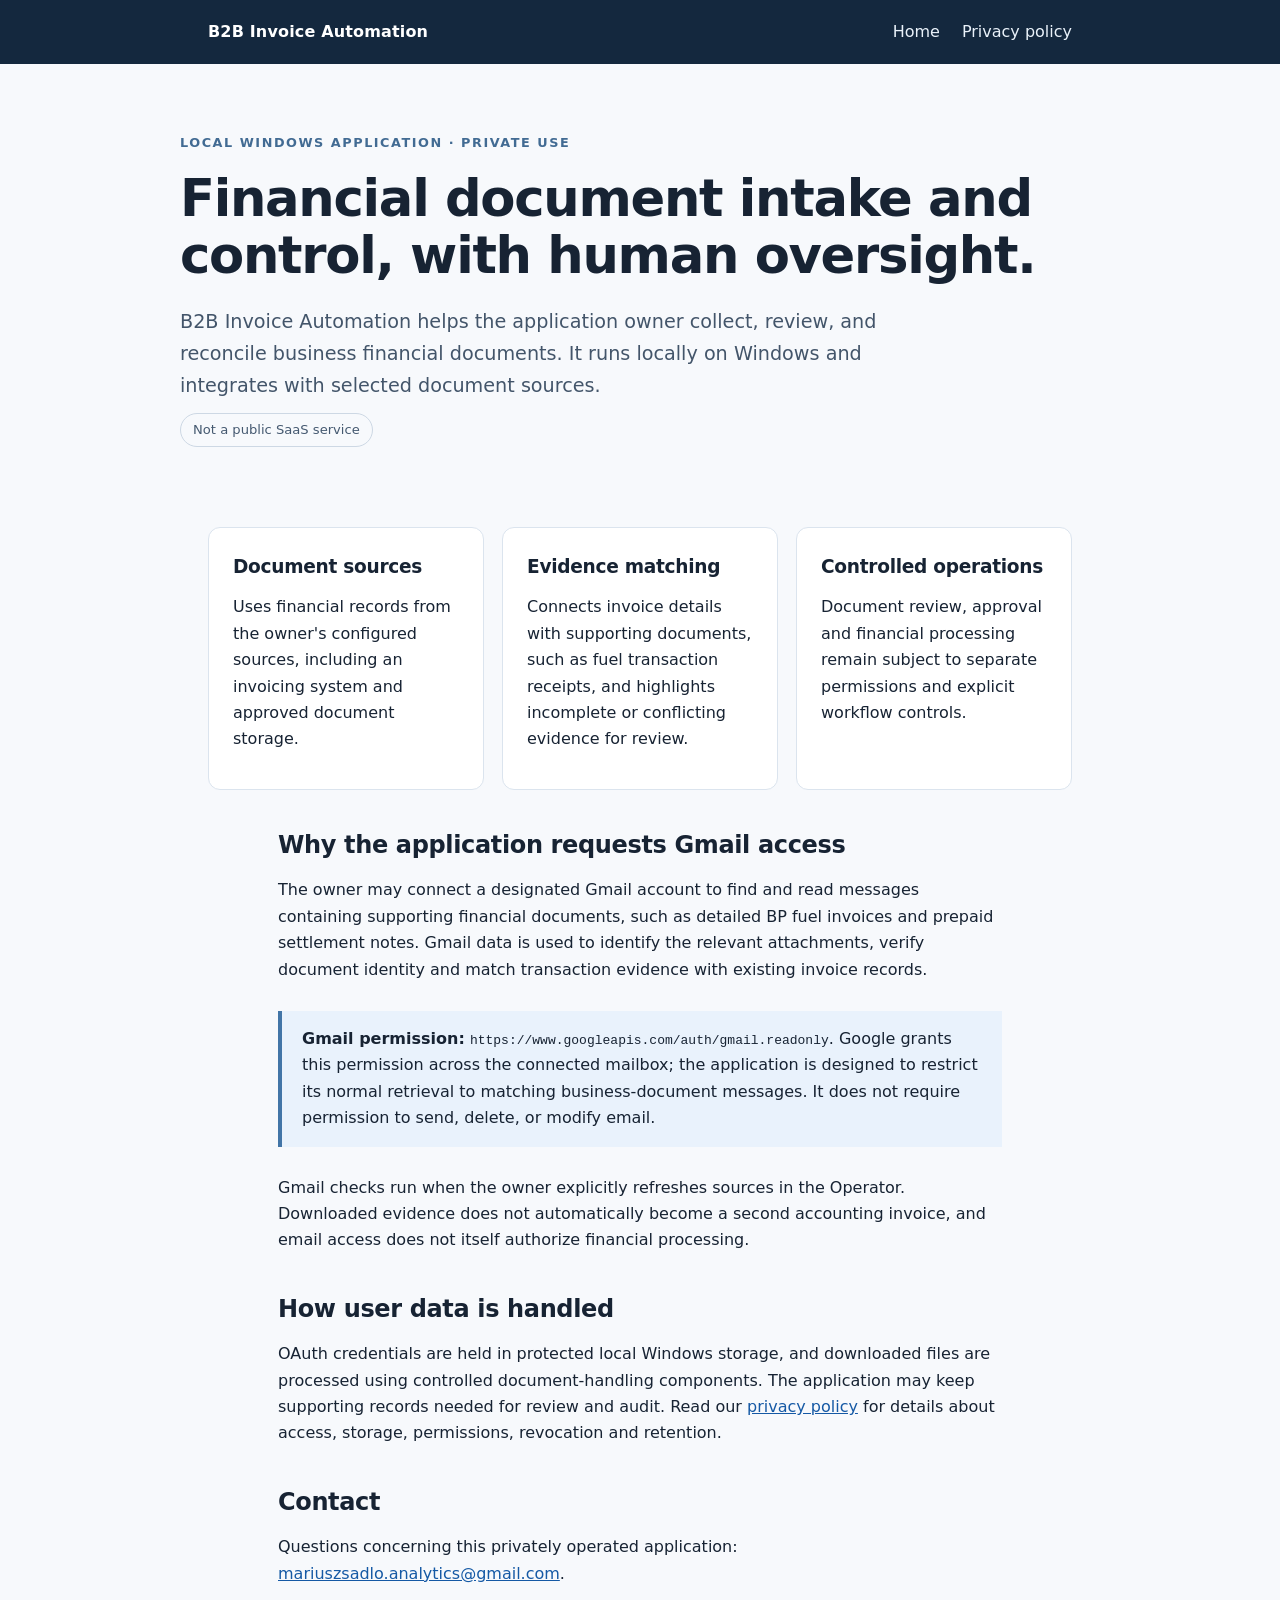
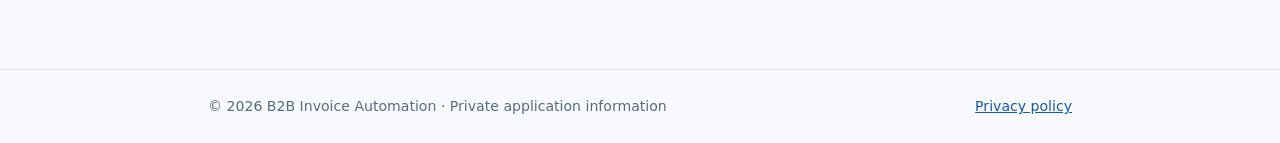
<file: index.html>
<!doctype html>
<html lang="en"><head><meta charset="utf-8"><meta name="viewport" content="width=device-width,initial-scale=1"><meta name="description" content="B2B Invoice Automation is a locally operated Windows application for financial document intake, evidence matching, and controlled review."><title>B2B Invoice Automation — Application Information</title><link rel="stylesheet" href="./styles.css"></head>
<body><header class="top"><div class="wrap"><div class="brand">B2B Invoice Automation</div><nav aria-label="Main navigation"><a href="./">Home</a><a href="./privacy/">Privacy policy</a></nav></div></header>
<main><section class="wrap hero"><div class="eyebrow">Local Windows application · Private use</div><h1>Financial document intake and control, with human oversight.</h1><p class="lead">B2B Invoice Automation helps the application owner collect, review, and reconcile business financial documents. It runs locally on Windows and integrates with selected document sources.</p><span class="pill">Not a public SaaS service</span></section>
<section class="wrap"><div class="cards"><article class="card"><h2>Document sources</h2><p>Uses financial records from the owner's configured sources, including an invoicing system and approved document storage.</p></article><article class="card"><h2>Evidence matching</h2><p>Connects invoice details with supporting documents, such as fuel transaction receipts, and highlights incomplete or conflicting evidence for review.</p></article><article class="card"><h2>Controlled operations</h2><p>Document review, approval and financial processing remain subject to separate permissions and explicit workflow controls.</p></article></div></section>
<section class="wrap content"><h2>Why the application requests Gmail access</h2><p>The owner may connect a designated Gmail account to find and read messages containing supporting financial documents, such as detailed BP fuel invoices and prepaid settlement notes. Gmail data is used to identify the relevant attachments, verify document identity and match transaction evidence with existing invoice records.</p><div class="notice"><strong>Gmail permission:</strong> <code>https://www.googleapis.com/auth/gmail.readonly</code>. Google grants this permission across the connected mailbox; the application is designed to restrict its normal retrieval to matching business-document messages. It does not require permission to send, delete, or modify email.</div><p>Gmail checks run when the owner explicitly refreshes sources in the Operator. Downloaded evidence does not automatically become a second accounting invoice, and email access does not itself authorize financial processing.</p><h2>How user data is handled</h2><p>OAuth credentials are held in protected local Windows storage, and downloaded files are processed using controlled document-handling components. The application may keep supporting records needed for review and audit. Read our <a href="./privacy/">privacy policy</a> for details about access, storage, permissions, revocation and retention.</p><h2>Contact</h2><p>Questions concerning this privately operated application: <a href="mailto:mariuszsadlo.analytics@gmail.com">mariuszsadlo.analytics@gmail.com</a>.</p></section></main>
<footer><div class="wrap"><span>© 2026 B2B Invoice Automation · Private application information</span><a href="./privacy/">Privacy policy</a></div></footer></body></html>
</file>
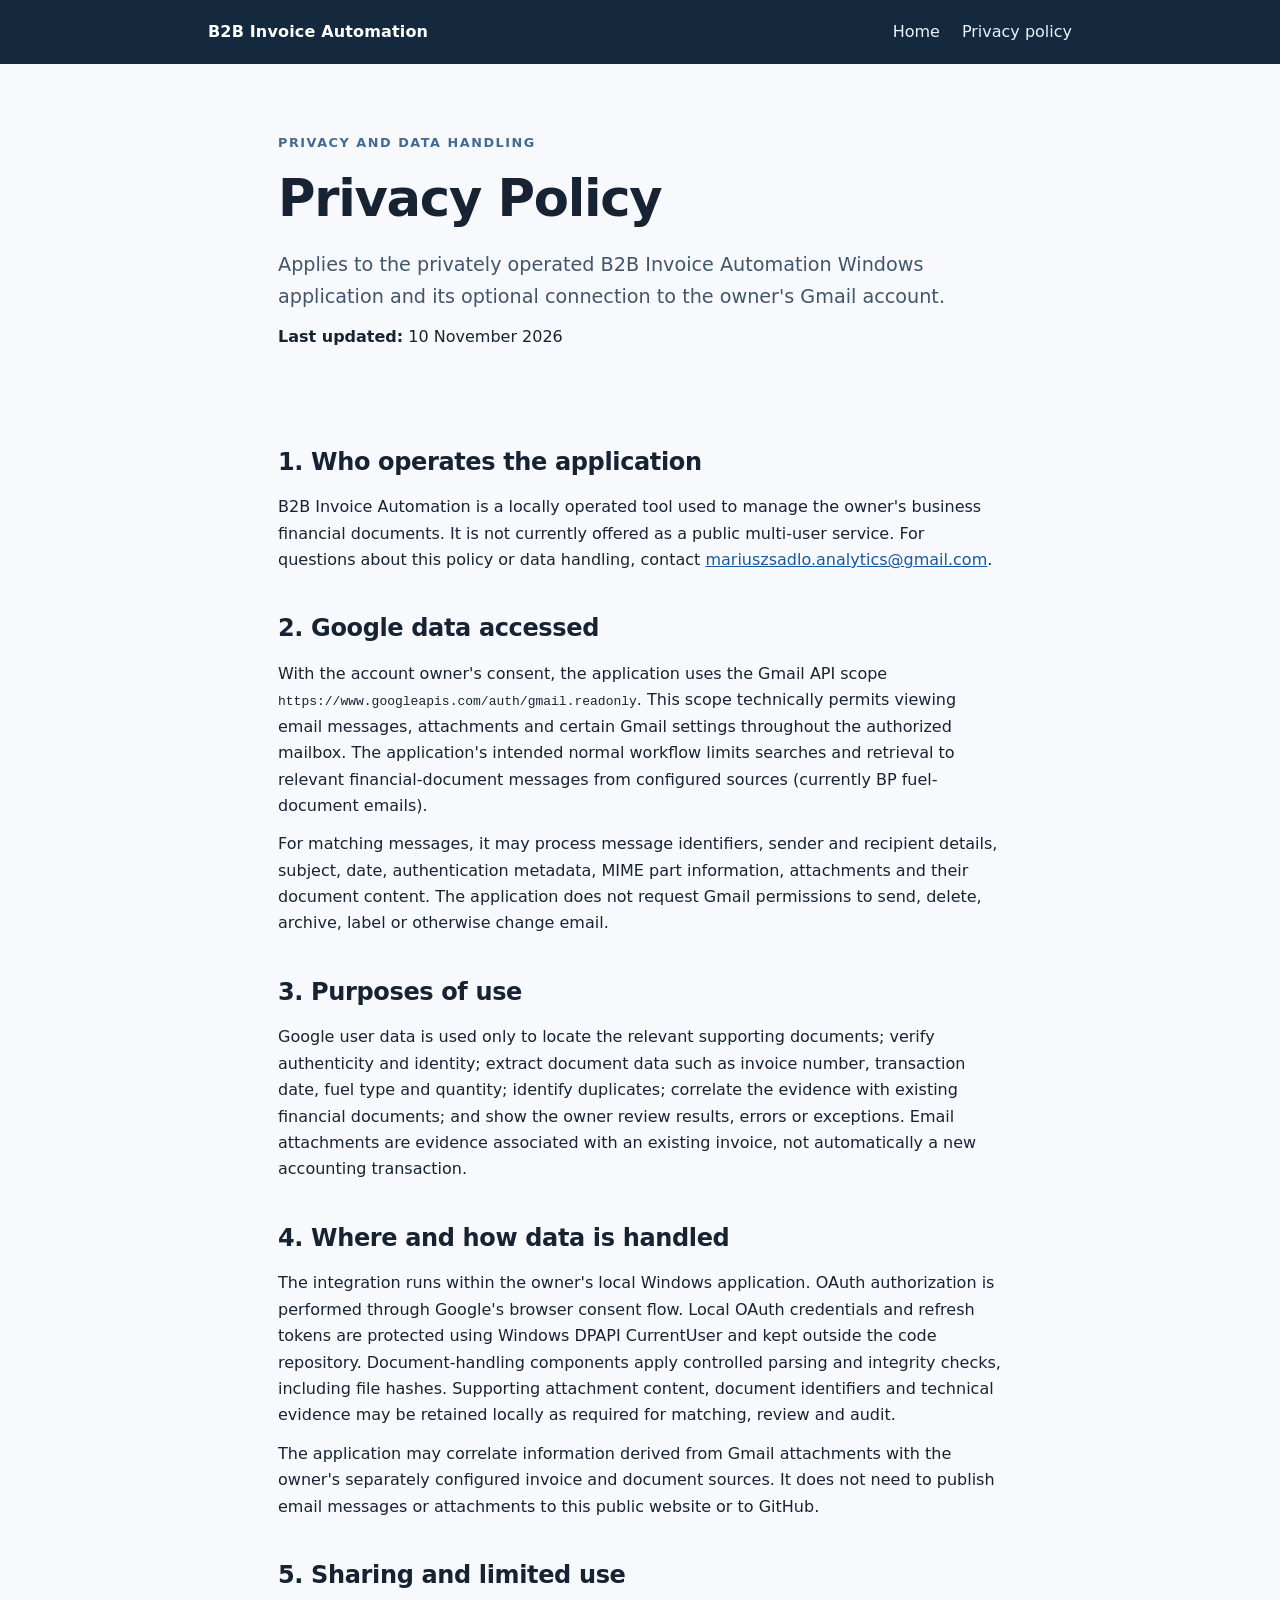
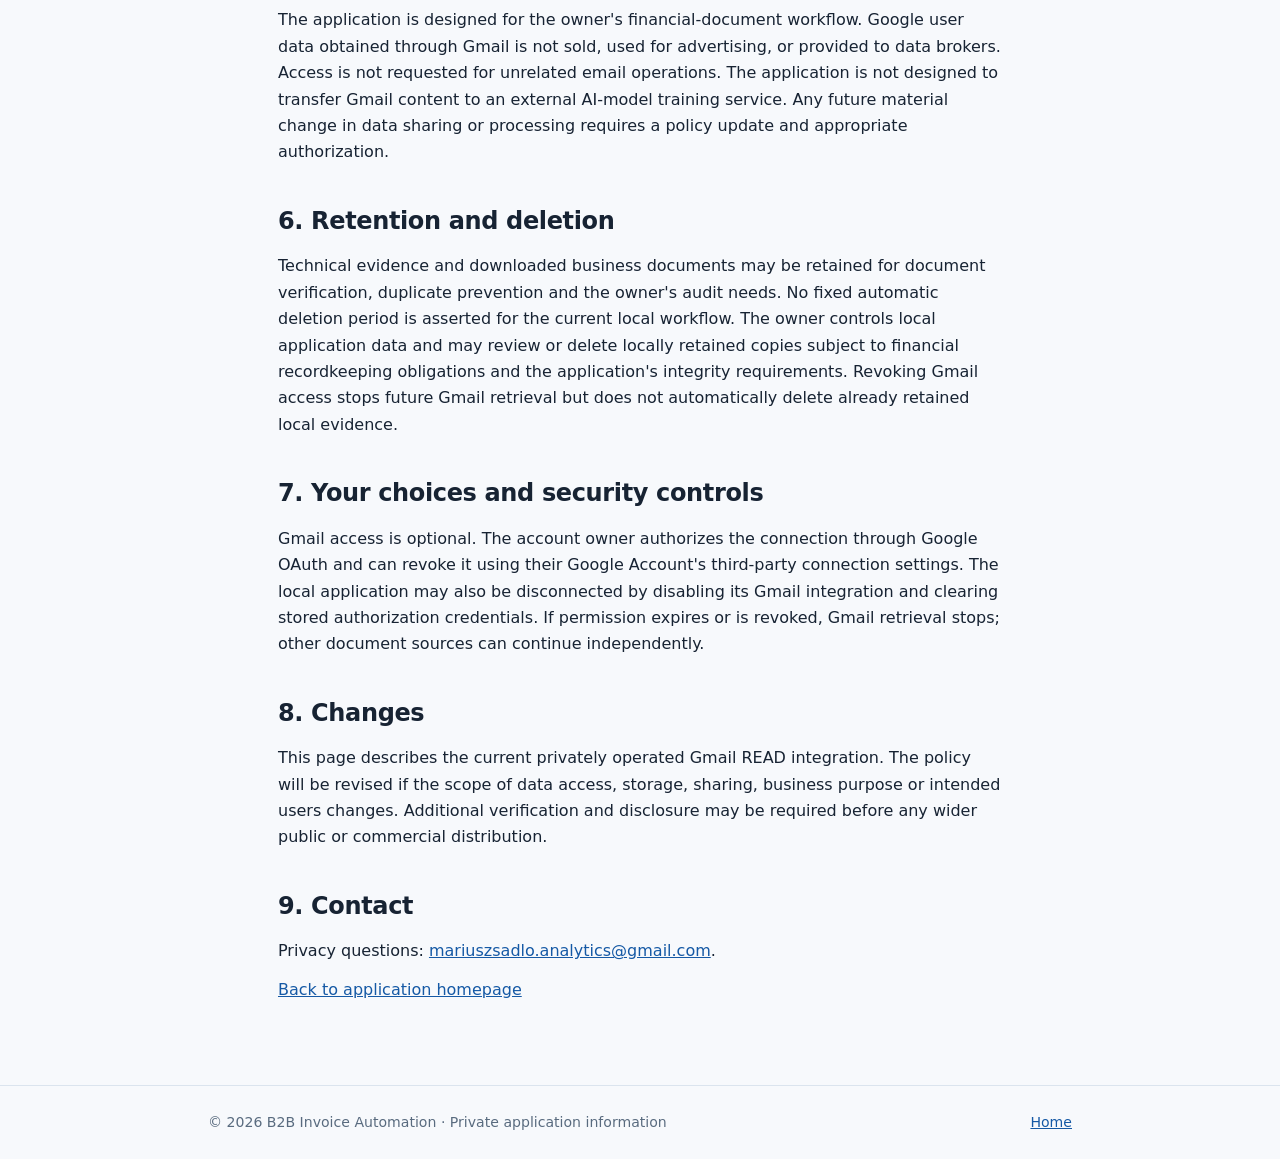
<file: privacy/index.html>
<!doctype html>
<html lang="en"><head><meta charset="utf-8"><meta name="viewport" content="width=device-width,initial-scale=1"><meta name="description" content="Privacy policy for B2B Invoice Automation, a locally operated Windows application with optional Gmail read-only access."><title>Privacy Policy — B2B Invoice Automation</title><link rel="stylesheet" href="../styles.css"></head>
<body><header class="top"><div class="wrap"><div class="brand">B2B Invoice Automation</div><nav aria-label="Main navigation"><a href="../">Home</a><a href="./">Privacy policy</a></nav></div></header><main class="wrap content"><section class="hero"><div class="eyebrow">Privacy and data handling</div><h1>Privacy Policy</h1><p class="lead">Applies to the privately operated B2B Invoice Automation Windows application and its optional connection to the owner's Gmail account.</p><p><strong>Last updated:</strong> 10 November 2026</p></section>
<h2>1. Who operates the application</h2><p>B2B Invoice Automation is a locally operated tool used to manage the owner's business financial documents. It is not currently offered as a public multi-user service. For questions about this policy or data handling, contact <a href="mailto:mariuszsadlo.analytics@gmail.com">mariuszsadlo.analytics@gmail.com</a>.</p>
<h2>2. Google data accessed</h2><p>With the account owner's consent, the application uses the Gmail API scope <code>https://www.googleapis.com/auth/gmail.readonly</code>. This scope technically permits viewing email messages, attachments and certain Gmail settings throughout the authorized mailbox. The application's intended normal workflow limits searches and retrieval to relevant financial-document messages from configured sources (currently BP fuel-document emails).</p><p>For matching messages, it may process message identifiers, sender and recipient details, subject, date, authentication metadata, MIME part information, attachments and their document content. The application does not request Gmail permissions to send, delete, archive, label or otherwise change email.</p>
<h2>3. Purposes of use</h2><p>Google user data is used only to locate the relevant supporting documents; verify authenticity and identity; extract document data such as invoice number, transaction date, fuel type and quantity; identify duplicates; correlate the evidence with existing financial documents; and show the owner review results, errors or exceptions. Email attachments are evidence associated with an existing invoice, not automatically a new accounting transaction.</p>
<h2>4. Where and how data is handled</h2><p>The integration runs within the owner's local Windows application. OAuth authorization is performed through Google's browser consent flow. Local OAuth credentials and refresh tokens are protected using Windows DPAPI CurrentUser and kept outside the code repository. Document-handling components apply controlled parsing and integrity checks, including file hashes. Supporting attachment content, document identifiers and technical evidence may be retained locally as required for matching, review and audit.</p><p>The application may correlate information derived from Gmail attachments with the owner's separately configured invoice and document sources. It does not need to publish email messages or attachments to this public website or to GitHub.</p>
<h2>5. Sharing and limited use</h2><p>The application is designed for the owner's financial-document workflow. Google user data obtained through Gmail is not sold, used for advertising, or provided to data brokers. Access is not requested for unrelated email operations. The application is not designed to transfer Gmail content to an external AI-model training service. Any future material change in data sharing or processing requires a policy update and appropriate authorization.</p>
<h2>6. Retention and deletion</h2><p>Technical evidence and downloaded business documents may be retained for document verification, duplicate prevention and the owner's audit needs. No fixed automatic deletion period is asserted for the current local workflow. The owner controls local application data and may review or delete locally retained copies subject to financial recordkeeping obligations and the application's integrity requirements. Revoking Gmail access stops future Gmail retrieval but does not automatically delete already retained local evidence.</p>
<h2>7. Your choices and security controls</h2><p>Gmail access is optional. The account owner authorizes the connection through Google OAuth and can revoke it using their Google Account's third-party connection settings. The local application may also be disconnected by disabling its Gmail integration and clearing stored authorization credentials. If permission expires or is revoked, Gmail retrieval stops; other document sources can continue independently.</p>
<h2>8. Changes</h2><p>This page describes the current privately operated Gmail READ integration. The policy will be revised if the scope of data access, storage, sharing, business purpose or intended users changes. Additional verification and disclosure may be required before any wider public or commercial distribution.</p>
<h2>9. Contact</h2><p>Privacy questions: <a href="mailto:mariuszsadlo.analytics@gmail.com">mariuszsadlo.analytics@gmail.com</a>.</p><p><a href="../">Back to application homepage</a></p></main><footer><div class="wrap"><span>© 2026 B2B Invoice Automation · Private application information</span><a href="../">Home</a></div></footer></body></html>
</file>
<file: styles.css>
:root{color-scheme:light;font-family:Inter,ui-sans-serif,system-ui,-apple-system,BlinkMacSystemFont,"Segoe UI",sans-serif;color:#172333;background:#f7f9fc}*{box-sizing:border-box}body{margin:0;line-height:1.65}a{color:#1559a5}a:hover{text-decoration-thickness:2px}.wrap{max-width:920px;margin:0 auto;padding:0 28px}.top{background:#14283e;color:#fff}.top .wrap{display:flex;align-items:center;justify-content:space-between;padding-top:19px;padding-bottom:19px;gap:20px}.brand{font-size:1rem;font-weight:750;letter-spacing:.01em}.top nav{display:flex;gap:22px}.top a{color:#eaf2fa;text-decoration:none}.hero{padding:68px 0 44px}.eyebrow{text-transform:uppercase;letter-spacing:.12em;font-size:.8rem;font-weight:800;color:#426b93}h1{font-size:clamp(2rem,5vw,3.2rem);line-height:1.12;letter-spacing:-.025em;margin:16px 0 22px}h2{font-size:1.5rem;margin:36px 0 12px;letter-spacing:-.015em}h3{font-size:1.08rem;margin:22px 0 8px}p{margin:12px 0}.lead{font-size:1.2rem;max-width:720px;color:#43556a}.pill{display:inline-block;border:1px solid #cdd8e4;border-radius:999px;padding:5px 12px;font-size:.82rem;color:#455970}.cards{display:grid;grid-template-columns:repeat(3,1fr);gap:18px;margin:36px 0}.card{background:#fff;border:1px solid #dbe4ee;border-radius:12px;padding:24px}.card h2{font-size:1.16rem;margin:0 0 12px}.content{padding-bottom:70px;max-width:780px}.notice{border-left:4px solid #4275a7;background:#e9f2fc;padding:15px 20px;margin:28px 0}footer{border-top:1px solid #dbe4ee;color:#596b7f;padding:25px 0;font-size:.88rem}footer .wrap{display:flex;justify-content:space-between;gap:18px;flex-wrap:wrap}ul{padding-left:24px}li{margin-bottom:6px}@media(max-width:700px){.cards{grid-template-columns:1fr}.top .wrap{align-items:flex-start;flex-direction:column}.hero{padding:44px 0 24px}}
</file>
